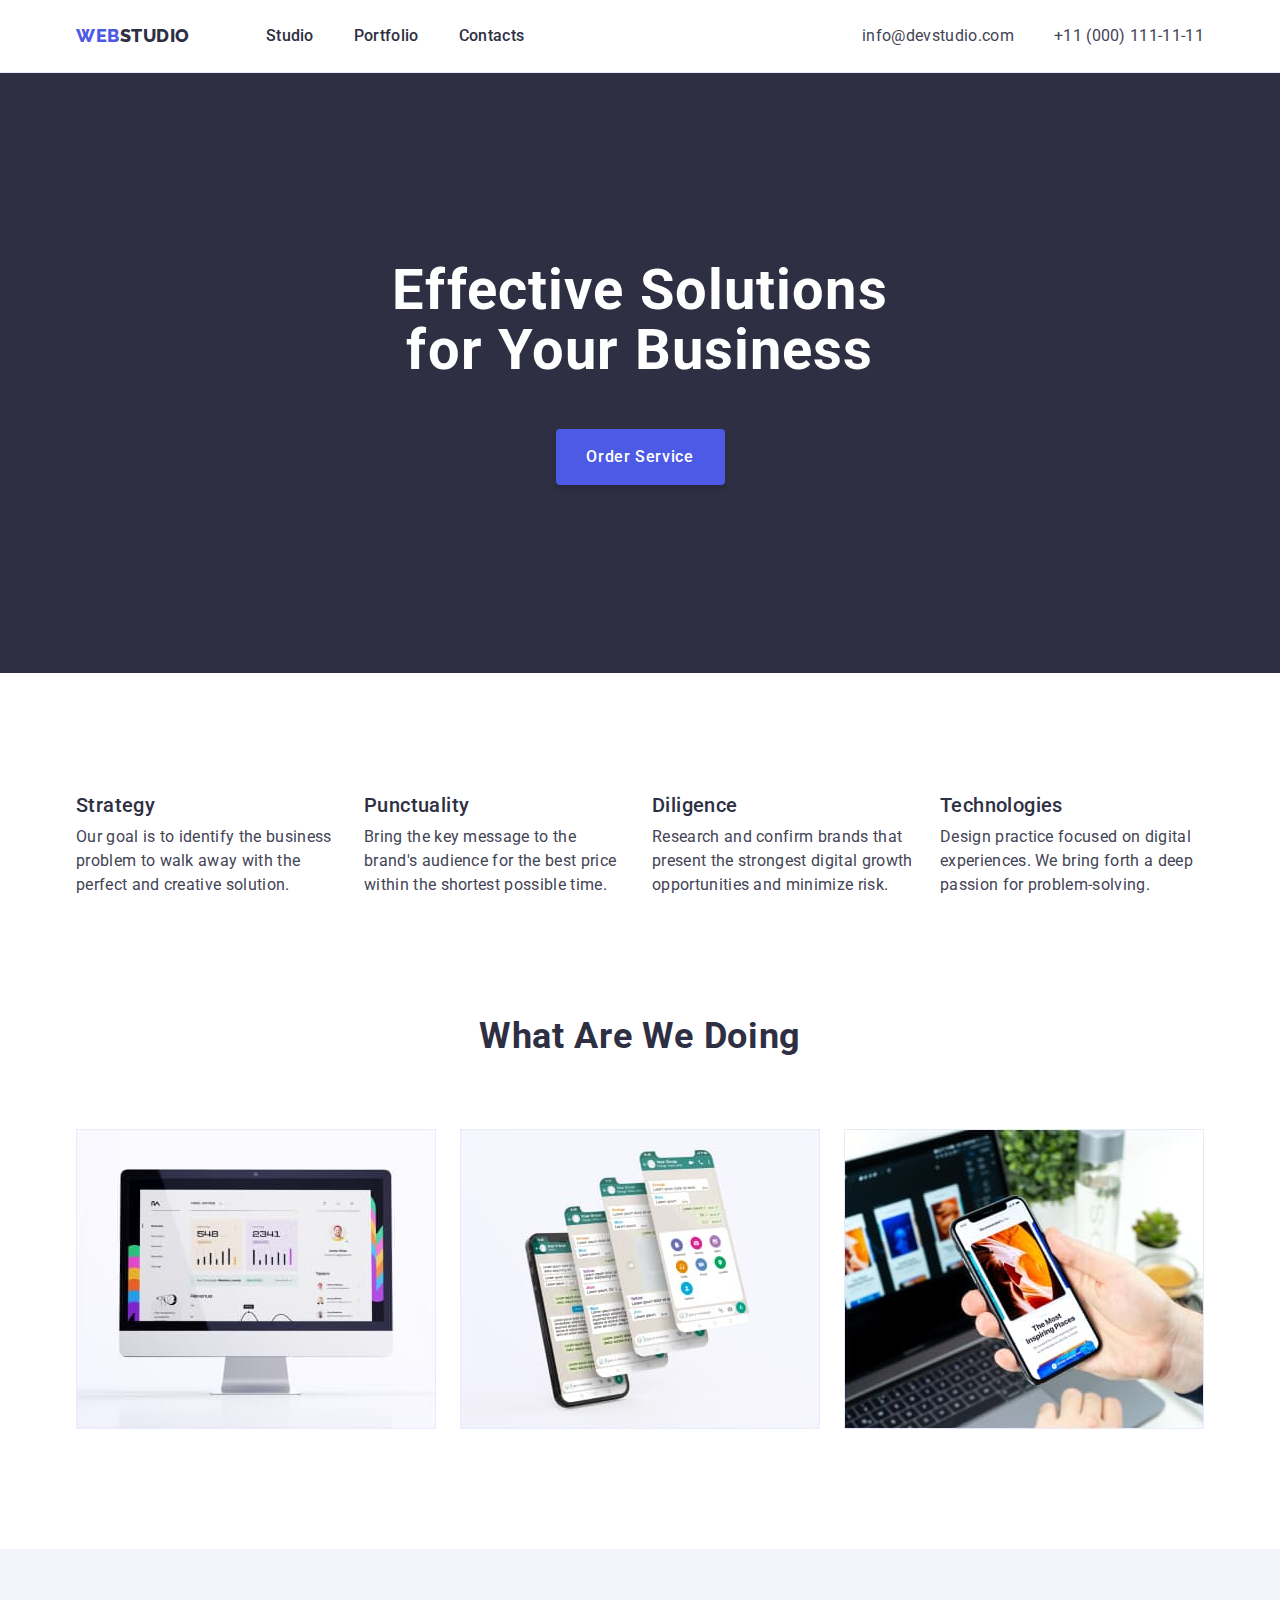
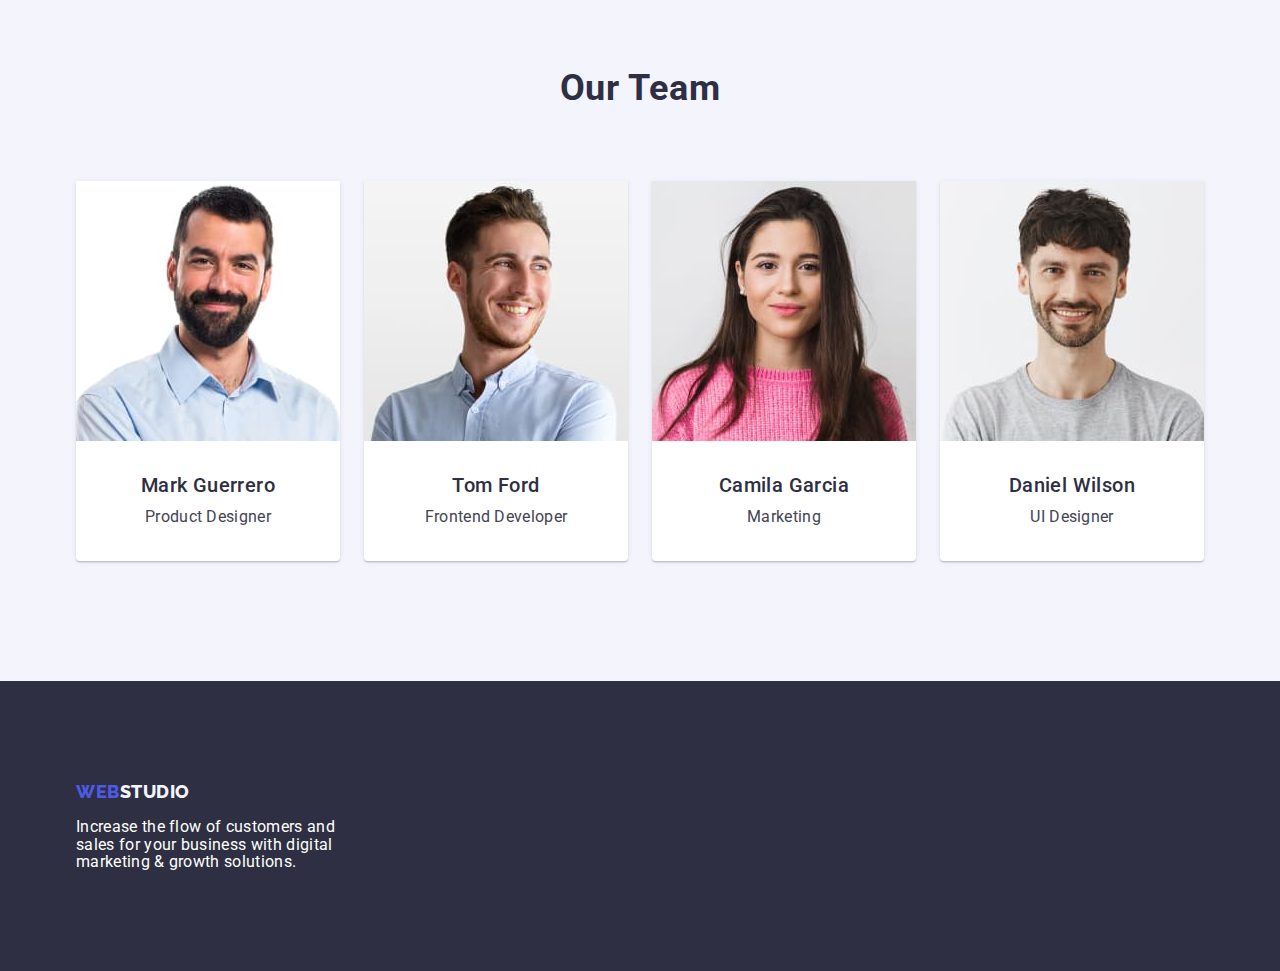
<file: index.html>
<!DOCTYPE html>
<html lang="en">
  <head>
    <meta charset="UTF-8" />
    <meta http-equiv="X-UA-Compatible" content="IE=edge" />
    <meta name="viewport" content="width=device-width, initial-scale=1.0" />
    <title>Document</title>
    <!--  font links  -->

    <link rel="preconnect" href="https://fonts.googleapis.com" />
    <link rel="preconnect" href="https://fonts.gstatic.com" crossorigin />
    <link
      href="https://fonts.googleapis.com/css2?family=Raleway:wght@800&family=Roboto:wght@400;500;700&display=swap"
      rel="stylesheet" />

    <!--  Nornalize  -->

    <link
      href="https://cdn.jsdelivr.net/npm/modern-normalize@1.1.0/modern-normalize.min.css"
      rel="stylesheet" />

    <!-- Style css -->

    <link rel="stylesheet" href="./css/style.css" />
  </head>
  <body>
    <!-- nav menu -->

    <header class="page-header">
      <div class="header-container container">
        <nav class="navigation">
          <a class="link nav-link" href="./index.html"
            >Web<span>Studio</span>
          </a>
          <ul class="list nav-list">
            <li>
              <a
                class="link nav-link-list"
                href="./index.html"
                target="_blank"
                rel="noreferrer noopener"
                >Studio</a
              >
            </li>
            <li>
              <a
                class="link nav-link-list"
                href="./portfolio.html"
                target="_blank"
                rel="noreferrer noopener"
                >Portfolio
              </a>
            </li>
            <li>
              <a class="link nav-link-list" href="">Contacts </a>
            </li>
          </ul>
        </nav>
        <address class="link contact">
          <ul class="list contact-list">
            <li>
              <a class="link contact-list-item" href="mailto:info@devstudio.com"
                >info@devstudio.com
              </a>
            </li>
            <li>
              <a class="link contact-list-item" href="tel:+110001111111"
                >+11 (000) 111-11-11
              </a>
            </li>
          </ul>
        </address>
      </div>
    </header>

    <!--   main   -->
    <main>
      <section class="hero">
        <div class="hero-container container">
          <h1 class="hero-title">Effective Solutions for Your Business</h1>
          <button class="btn btn-dark" type="button">Order Service</button>
        </div>
      </section>
      <section class="strategy">
        <div class="list-container container">
          <h2 class="visually-hidden" hidden>header2</h2>
          <ul class="list-content list">
            <li class="list-content-item">
              <h3 class="title-name">Strategy</h3>
              <p class="desc">
                Our goal is to identify the business problem to walk away with
                the perfect and creative solution.
              </p>
            </li>
            <li class="list-content-item">
              <h3 class="title-name">Punctuality</h3>
              <p class="desc">
                Bring the key message to the brand's audience for the best price
                within the shortest possible time.
              </p>
            </li>
            <li class="list-content-item">
              <h3 class="title-name">Diligence</h3>
              <p class="desc">
                Research and confirm brands that present the strongest digital
                growth opportunities and minimize risk.
              </p>
            </li>
            <li class="list-content-item">
              <h3 class="title-name">Technologies</h3>
              <p class="desc">
                Design practice focused on digital experiences. We bring forth a
                deep passion for problem-solving.
              </p>
            </li>
          </ul>
        </div>
      </section>
      <section class="subjekt">
        <div class="content-container container">
          <h2 class="title-desc">What are we doing</h2>
          <ul class="part-list list">
            <li class="part-list-item">
              <img
                src="./images/1.jpg"
                alt="a screen"
                width="360"
                height="300" />
            </li>
            <li class="part-list-item">
              <img
                src="./images/rect.jpg"
                alt="a phones"
                width="360"
                height="300" />
            </li>
            <li class="part-list-item">
              <img
                src="./images/rectangle.jpg"
                alt="a smartphone"
                width="360"
                height="300" />
            </li>
          </ul>
        </div>
      </section>
      <section class="team-content">
        <div class="team-container container">
          <h2 class="title-desc">Our Team</h2>
          <ul class="team-list list">
            <li class="team-list-item">
              <img
                class="team-img"
                src="./images/team/1.jpg"
                alt="Photo team member"
                width="264"
                height="260" />
              <div class="team-member">
                <h3 class="title-name title-centre">Mark Guerrero</h3>
                <p class="team-text">Product Designer</p>
              </div>
            </li>
            <li class="team-list-item">
              <img
                class="team-img"
                src="./images/team/2.jpg"
                alt="Photo team member"
                width="264"
                height="260" />
              <div class="team-member">
                <h3 class="title-name title-centre">Tom Ford</h3>
                <p class="team-text">Frontend Developer</p>
              </div>
            </li>
            <li class="team-list-item">
              <img
                class="team-img"
                src="./images/team/3.jpg"
                alt="Photo team member"
                width="264"
                height="260" />
              <div class="team-member">
                <h3 class="title-name title-centre">Camila Garcia</h3>
                <p class="team-text">Marketing</p>
              </div>
            </li>
            <li class="team-list-item">
              <img
                class="team-img"
                src="./images/team/4.jpg"
                alt="Photo team member"
                width="264"
                height="260" />
              <div class="team-member">
                <h3 class="title-name title-centre">Daniel Wilson</h3>
                <p class="team-text">UI Designer</p>
              </div>
            </li>
          </ul>
        </div>
      </section>
    </main>

    <!-- footer    -->
    <footer class="page-footer" id="contact">
      <div class="footer-container container">
        <a class="link footer-link" href="./index.html"
          >Web<span class="text">Studio</span>
        </a>
        <p class="desc-dark">
          Increase the flow of customers and sales for your business with
          digital marketing &amp; growth solutions.
        </p>
      </div>
    </footer>
  </body>
</html>
</file>
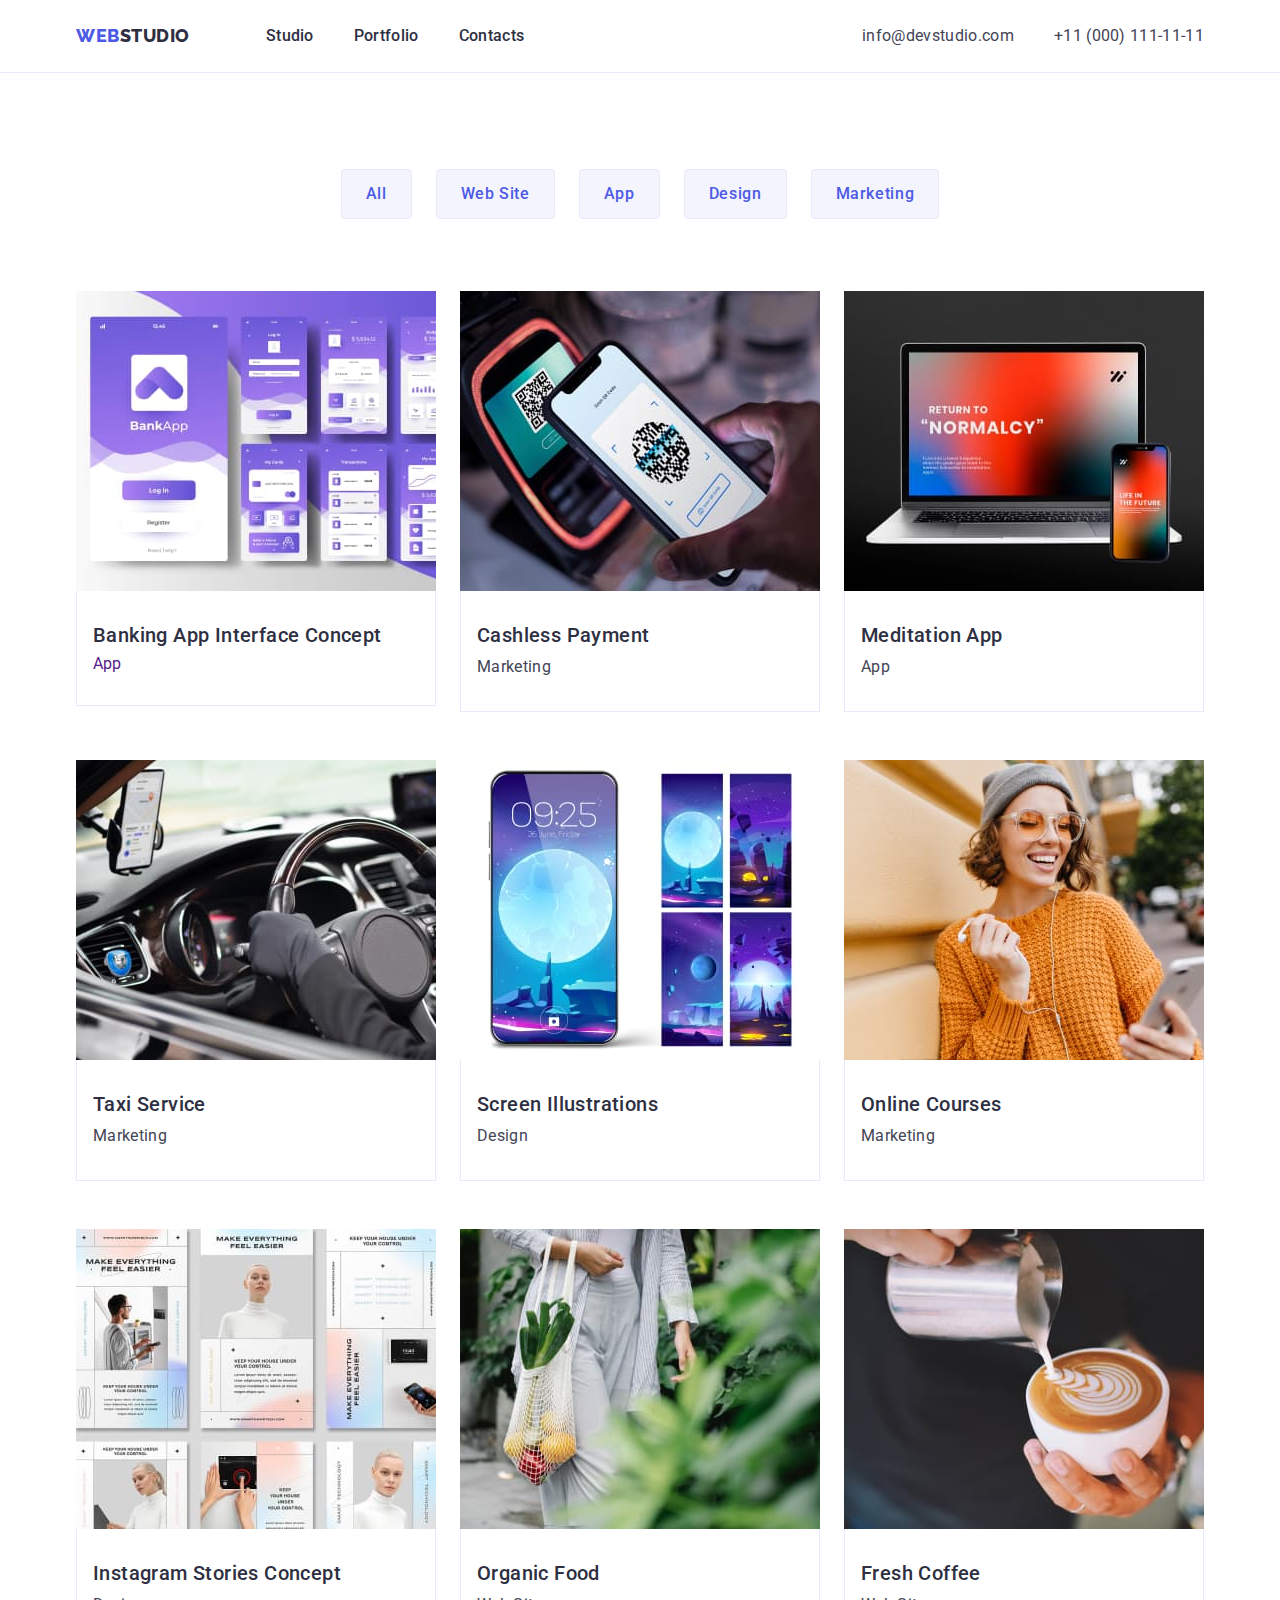
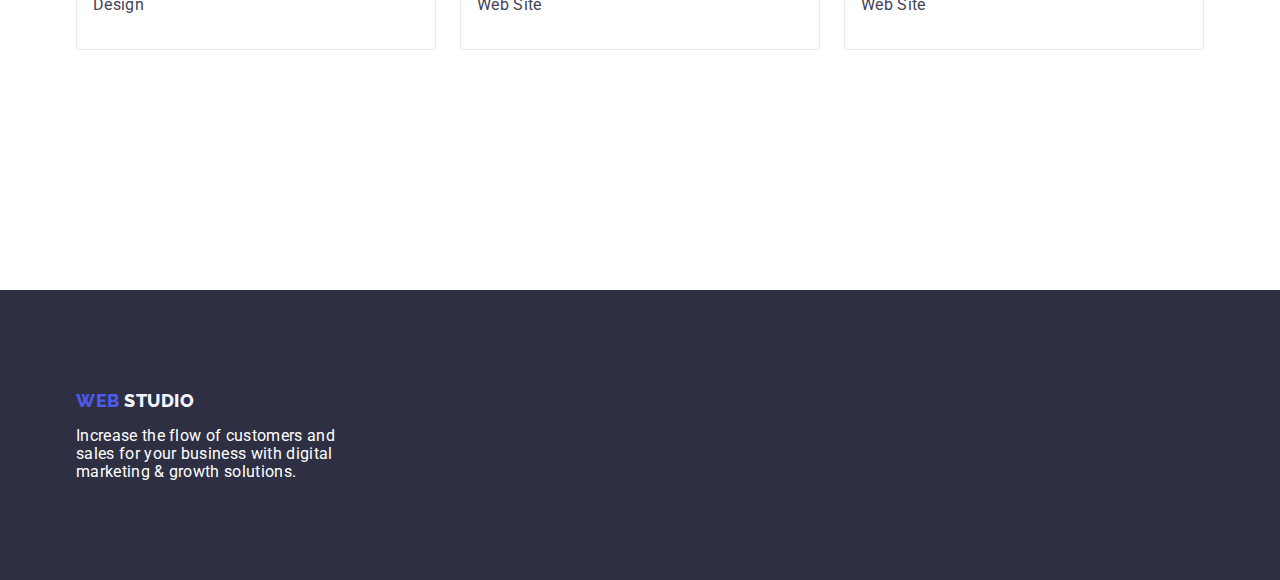
<file: portfolio.html>
<!DOCTYPE html>
<html lang="en">
  <head>
    <meta charset="UTF-8" />
    <meta http-equiv="X-UA-Compatible" content="IE=edge" />
    <meta name="viewport" content="width=device-width, initial-scale=1.0" />
    <title>Document</title>

    <!-- font links -->

    <link rel="preconnect" href="https://fonts.googleapis.com" />
    <link rel="preconnect" href="https://fonts.gstatic.com" crossorigin />
    <link
      href="https://fonts.googleapis.com/css2?family=Raleway:wght@800&family=Roboto:wght@400;500;700&display=swap"
      rel="stylesheet" />

    <!--  Nornalize  -->

    <link
      href="https://cdn.jsdelivr.net/npm/modern-normalize@1.1.0/modern-normalize.min.css"
      rel="stylesheet" />

    <!-- style link -->

    <link rel="stylesheet" href="./css/style.css" />
  </head>

  <body>
    <header class="page-header">
      <div class="header-container container">
        <nav class="navigation">
          <a class="link nav-link" href="./index.html"
            >Web<span class="studio">Studio</span>
          </a>
          <ul class="list nav-list">
            <li>
              <a class="link nav-link-list" href="./index.html">Studio</a>
            </li>
            <li>
              <a class="link nav-link-list" href="./portfolio.html"
                >Portfolio</a
              >
            </li>
            <li>
              <a class="link nav-link-list" href="">Contacts</a>
            </li>
          </ul>
        </nav>
        <address class="link">
          <ul class="list contact-list">
            <li class="contact-list-mail">
              <a
                class="link contact-list-item"
                href="mailto:info@devstudio.com">
                info@devstudio.com
              </a>
            </li>
            <li class="contact-list-tel">
              <a class="link tel contact-list-item" href="tel:+110001111111">
                +11 (000) 111-11-11
              </a>
            </li>
          </ul>
        </address>
      </div>
    </header>

    <!--   main  -->

    <main>
      <section class="description">
        <div class="btn-container container">
          <h1 class="main-title visually-hidden" hidden>Portfolio</h1>

          <!--  top line  -->
          <ul class="btn-list list">
            <li>
              <button type="button" class="btn-iris">All</button>
            </li>
            <li>
              <button type="button" class="btn-iris">Web Site</button>
            </li>
            <li>
              <button type="button" class="btn-iris">App</button>
            </li>
            <li>
              <button type="button" class="btn-iris">Design</button>
            </li>
            <li>
              <button type="button" class="btn-iris">Marketing</button>
            </li>
          </ul>

          <!--  content  -->

          <ul class="list row-list">
            <!-- row 1  -->
            <li class="row-list-item">
              <a class="link" href="">
                <img
                  class="row-img"
                  src="./images/portfolio/img-4-2.jpg"
                  alt="Banking app"
                  width="360"
                  height="300" />
                <div class="row-container">
                  <h2 class="row-title">Banking App Interface Concept</h2>
                  <p class="row-text">App</p>
                </div>
              </a>
            </li>
            <li class="row-list-item">
              <a class="link" href="">
                <img
                  class="row-img"
                  src="./images/portfolio/img-5-2.jpg"
                  alt="Cashless Payment"
                  width="360"
                  height="300" />
                <div class="row-container">
                  <h2 class="row-title">Cashless Payment</h2>
                  <p class="row-text desc">Marketing</p>
                </div>
              </a>
            </li>
            <li class="row-list-item">
              <a class="link" href="">
                <img
                  class="row-img"
                  src="./images/portfolio/img-6-2.jpg"
                  alt="Desctop"
                  width="360"
                  height="300" />
                <div class="row-container">
                  <h2 class="row-title">Meditation App</h2>
                  <p class="row-text desc">App</p>
                </div>
              </a>
            </li>
            <!--  row 2  -->
            <li class="row-list-item">
              <a class="link" href="">
                <img
                  class="row-img"
                  src="./images/portfolio/img-7-2.jpg"
                  alt="Taxi"
                  width="360"
                  height="300" />
                <div class="row-container">
                  <h2 class="row-title">Taxi Service</h2>
                  <p class="row-text desc">Marketing</p>
                </div>
              </a>
            </li>
            <li class="row-list-item">
              <a class="link" href="">
                <img
                  class="row-img"
                  src="./images/portfolio/img-8-2.jpg"
                  alt="Screen Illustration"
                  width="360"
                  height="300" />
                <div class="row-container">
                  <h2 class="row-title">Screen Illustrations</h2>
                  <p class="row-text desc">Design</p>
                </div>
              </a>
            </li>
            <li class="row-list-item">
              <a class="link" href="">
                <img
                  class="row-img"
                  src="./images/portfolio/img-9-2.jpg"
                  alt="A girl outsite"
                  width="360"
                  height="300" />
                <div class="row-container">
                  <h2 class="row-title">Online Courses</h2>
                  <p class="row-text desc">Marketing</p>
                </div>
              </a>
            </li>
            <!--  row 3  -->
            <li class="row-list-item">
              <a class="link" href="">
                <img
                  class="row-img"
                  src="./images/portfolio/img-10-2.jpg"
                  alt="Instagram Stories"
                  width="360"
                  height="300" />
                <div class="row-container">
                  <h2 class="row-title">Instagram Stories Concept</h2>
                  <p class="row-text desc">Design</p>
                </div>
              </a>
            </li>
            <li class="row-list-item">
              <a class="link" href="">
                <img
                  class="row-img"
                  src="./images/portfolio/img-11-2.jpg"
                  alt="Organic Food"
                  width="360"
                  height="300" />
                <div class="row-container">
                  <h2 class="row-title">Organic Food</h2>
                  <p class="row-text desc">Web Site</p>
                </div>
              </a>
            </li>
            <li class="row-list-item">
              <a class="link" href="">
                <img
                  class="row-img"
                  src="./images/portfolio/img-12-2.jpg"
                  alt="Coffee"
                  width="360"
                  height="300" />
                <div class="row-container">
                  <h2 class="row-title">Fresh Coffee</h2>
                  <p class="row-text desc">Web Site</p>
                </div>
              </a>
            </li>
          </ul>
        </div>
      </section>
    </main>

    <!--  footer  -->

    <footer class="page-footer" id="contact">
      <div class="footer-container container">
        <a class="link footer-link" href="./index.html">
          Web <span class="text">Studio</span>
        </a>
        <p class="desc-dark">
          Increase the flow of customers and sales for your business with
          digital marketing &amp; growth solutions.
        </p>
      </div>
    </footer>
  </body>
</html>
</file>
<file: css/style.css>
:root {
  --font-family: "Roboto", sans-serif;
  --font-family-logo: "Raleway", sans-serif;

  --color-iris: rgba(77, 90, 229, 1);
  --color-ocean: rgba(64, 75, 191, 1);
  --color-white: rgba(255, 255, 255, 1);
  --color-navy-blue: rgba(46, 47, 66, 1);

  --color-green: rgba(49, 208, 170, 1);
  --color-slate: rgba(67, 68, 85, 1);
  --color-cornflower: rgba(231, 233, 252, 1);
  --color-navy-blue-modal: rgba(46, 47, 66, 0.4);
  --color-grey: rgba(46, 47, 66, 0.7);
  --color-cloud: rgba(244, 244, 253, 1);
  --color-dairy: rgba(252, 252, 252, 1);

  --indent: 24px;
}
* {
  box-sizing: border-box;
}

/* resrt start */

ul {
  margin: 0;
  padding: 0;
  list-style: none;
}

h1,
h2,
h3,
h4,
h5,
h6,
p {
  margin: 0;
}

img {
  display: block;
  max-width: 100%;
  height: auto;
}

.list {
  list-style: none;
  margin: 0;
  padding: 0;
}

.link {
  text-decoration: none;
  font-style: normal;
}
/* resrt end */

.container {
  width: 1158px;
  margin-right: auto;
  margin-left: auto;
  padding: 0 15px;

  /* outline: 2px solid red;
  outline-offset: -2px;*/
}

body {
  font-family: var(--font-family);
  color: var(--color-slate);
  background-color: var(--color-white);
}

/* nav style */

.header-container {
  display: flex;
  flex-direction: row;
  align-items: center;
  justify-content: space-between;
}

.page-header {
  border-bottom: 1px solid var(--color-cornflower);
}

.navigation {
  display: flex;
  flex-direction: row;
  align-items: center;
  justify-content: space-between;
  margin-right: auto;
}

.nav-link {
  font-family: var(--font-family-logo);
  font-weight: 800;
  font-size: 18px;
  line-height: 1.17;
  letter-spacing: 0.03em;
  text-transform: uppercase;
  color: var(--color-iris);
  /* pozition */
  margin-right: 76px;
}

.nav-link > span {
  font-family: var(--font-family-logo);
  font-weight: 800;
  font-size: 18px;
  line-height: 1.17;
  letter-spacing: 0.03em;
  text-transform: uppercase;
  color: var(--color-navy-blue);
  padding-top: 24px;
  padding-bottom: 24px;
}

.nav-list {
  display: flex;
  flex-direction: row;
  align-items: flex-start;
  gap: 40px;
  padding: 24px 0;
}

.contact-list {
  display: flex;
  align-items: center;
  justify-content: space-between;
  gap: 40px;
  padding-top: 24px;
  padding-bottom: 24px;
}

.nav-link-list {
  font-weight: 500;
  font-size: 16px;
  line-height: 1.5;
  color: var(--color-navy-blue);
  letter-spacing: 0.02em;
  padding: 24px 0;
}

.nav-link-list:hover,
.nav-link-list:focus {
  color: var(--color-ocean);
}

.contact-list-item:active,
.contact-list-item:hover,
.contact-list-item:focus {
  color: var(--color-ocean);
}

.contact-list-item {
  font-weight: 400;
  font-size: 16px;
  line-height: 1.5;
  color: var(--color-slate);
  letter-spacing: 0.02em;
}

/* HERO SECTION */

.hero {
  padding-top: 188px;
  padding-bottom: 188px;
  background-color: var(--color-navy-blue);
}

.hero-container {
  display: block;
}

.text {
  font-family: var(--font-family-logo);
  font-weight: 800;
  font-size: 18px;
  line-height: 1.17;
  letter-spacing: 0.03em;
  text-transform: uppercase;
  color: var(--color-cloud);
}

.hero-title {
  font-weight: 700;
  font-size: 56px;
  line-height: 1.07;
  color: var(--color-white);
  text-align: center;
  letter-spacing: 0.02em;
  width: 496px;
  height: 120px;
  max-width: 496px;
  margin-left: auto;
  margin-right: auto;
  margin-bottom: 48px;
}

.btn {
  display: block;
  min-width: 169px;
  min-height: 56px;
  padding: 16px, 32px;
  margin-left: auto;
  margin-right: auto;
}

.btn-dark {
  font-family: var(--font-family);
  font-weight: 500;
  font-size: 16px;
  line-height: 1.5;
  color: var(--color-white);
  background-color: var(--color-iris);
  letter-spacing: 0.04em;
  cursor: pointer;
  box-shadow: 0px 4px 4px rgba(0, 0, 0, 0.15);
  border-radius: 4px;
  border: none;
}

.btn-dark:hover,
.btn-dark:focus {
  color: var(--color-white);
  background-color: var(--color-ocean);
}

/* SECONDER SECTION strategy */

.strategy {
  padding-top: 120px;
  padding-bottom: 120px;
}

/*.list-container {
  width: 1128px;
}*/

.list-content {
  display: flex;
  align-items: flex-start;
  justify-content: flex-start;
  gap: 24px;
}

.list-content-item {
  list-style-type: none;
  flex-basis: calc((100% - 72px) / 4);
}

.title-centre {
  text-align: center;
}

.title {
  margin-bottom: 8px;
}

.list-content-item:last-child {
  margin-right: 0;
}

.visually-hidden {
  position: absolute;
  width: 1px;
  height: 1px;
  margin: -1px;
  border: 0;
  padding: 0;

  white-space: nowrap;
  clip-path: inset(100%);
  clip: rect(0 0 0 0);
  overflow: hidden;
}

.subjekt,
.team-content {
  padding-bottom: 120px;
}

.part-list,
.team-list {
  display: flex;
  flex-direction: row;
  align-items: center;
  justify-content: space-between;
  gap: 24px;
}

.part-list-item {
  width: calc((100% - 48px) / 3);
}

.title-desc {
  font-weight: 700;
  font-size: 36px;
  line-height: 1.11;
  text-align: center;
  letter-spacing: 0.02em;
  text-transform: capitalize;
  color: var(--color-navy-blue);
  margin-bottom: 72px;
}

.title-name {
  font-weight: 500;
  font-size: 20px;
  line-height: 1.2;
  letter-spacing: 0.02em;
  text-transform: capitalize;
  color: var(--color-navy-blue);
  margin-bottom: 8px;
}
.desc {
  font-weight: 400;
  font-size: 16px;
  line-height: 1.5;
  letter-spacing: 0.02em;
  color: var(--color-slate);
}

/* TEAM SECTION */

.team-content {
  background-color: var(--color-cloud);
  padding: 120px 0;
}

.team-list-item {
  background-color: var(--color-white);
  box-shadow: 0px 1px 6px rgba(46, 47, 66, 0.08),
    0px 1px 1px rgba(46, 47, 66, 0.16), 0px 2px 1px rgba(46, 47, 66, 0.08);
  border-radius: 0px 0px 4px 4px;
  width: calc((100% - 72px) / 4);
}

.team-text {
  font-weight: 400;
  font-size: 16px;
  line-height: 1.5;
  letter-spacing: 0.02em;
  color: var(--color-slate);
  text-align: center;
}

.team-member {
  padding: 32px 16px;
  border-radius: 0px 0px 4px 4px;
}

/* footer */

.page-footer {
  background-color: var(--color-navy-blue);
  padding: 100px 0;
}

.footer-link {
  font-family: var(--font-family-logo);
  font-weight: 800;
  font-size: 18px;
  line-height: 1.17;
  letter-spacing: 0.03em;
  text-transform: uppercase;
  color: var(--color-iris);
  display: inline-block;
  margin-bottom: 16px;
}

.desc-dark {
  font-weight: 400;
  font-size: 16px;
  line-height: 1.11;
  color: var(--color-white);
  background-color: #2e2f42;
  letter-spacing: 0.02em;
  width: 264px;
  margin-right: 1020px;
}

/* PORTFOLIO BUTTON */

.description {
  padding-top: 96px;
  padding-bottom: 120px;
}

.btn-iris {
  font-family: var(--font-family);
  font-weight: 500;
  font-size: 16px;
  line-height: 1.5;
  color: var(--color-iris);
  background-color: var(--color-cloud);
  letter-spacing: 0.04em;
  cursor: pointer;
  border: 1px solid var(--color-cornflower);
  border-radius: 4px;
  min-height: 48px;
  padding: 12px 24px;
}

.btn-iris:hover,
.btn-iris:focus {
  color: var(--color-white);
  background-color: var(--color-ocean);
  border: 1px solid transparent;
}
.btn-list {
  display: flex;
  flex-direction: row;
  align-items: center;
  justify-content: center;
  gap: 24px;
  margin-bottom: 72px;
}

.row-list {
  display: flex;
  width: 1128px;
  flex-wrap: wrap;
  gap: var(--indent);
  row-gap: 48px;
  column-gap: 24px;
  padding-bottom: 120px;
}

.row-list-item {
  width: calc((100% - 48px) / 3);
}

.row-container {
  padding: 32px 16px;
  border: 1px solid var(--color-cornflower);
  border-top: none;
}

.row-title {
  font-weight: 500;
  font-size: 20px;
  line-height: 1.2;
  margin-bottom: 8px;
  letter-spacing: 0.02em;
  text-transform: capitalize;
  color: var(--color-navy-blue);
}
</file>
